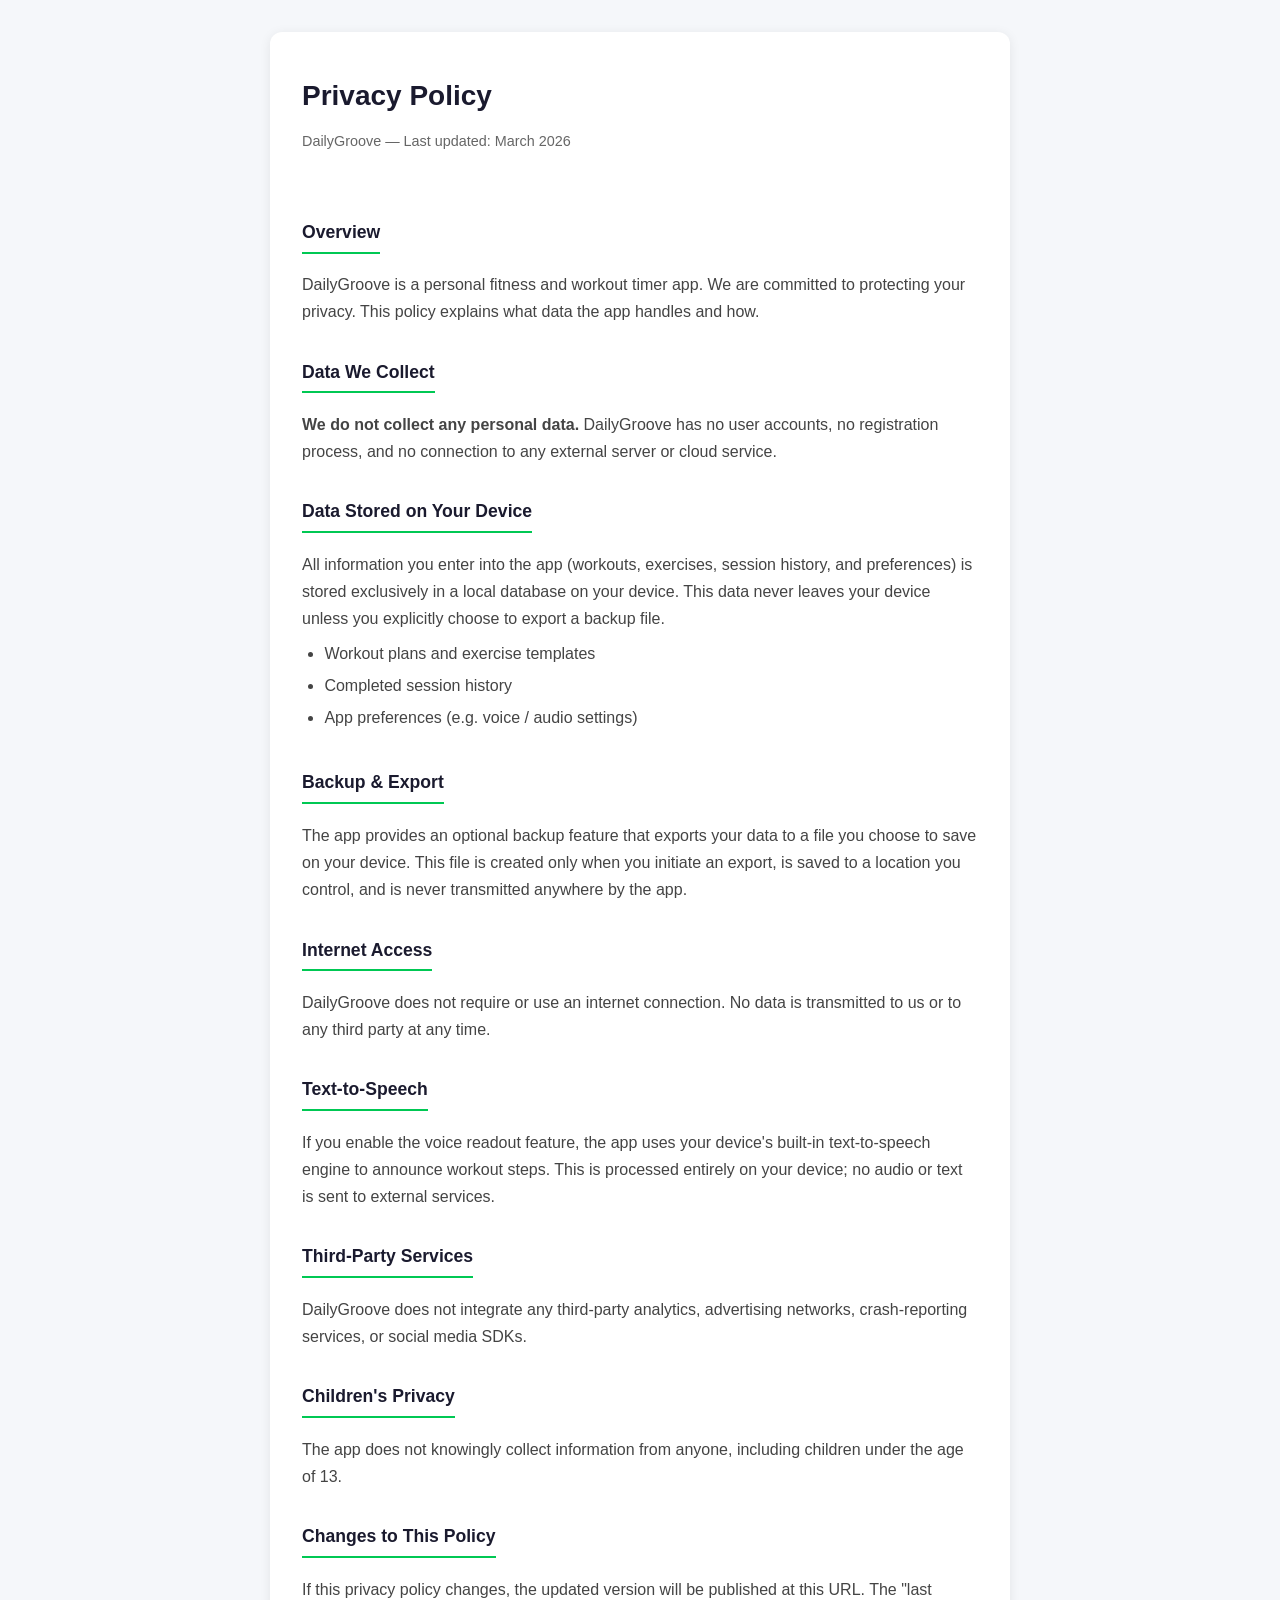
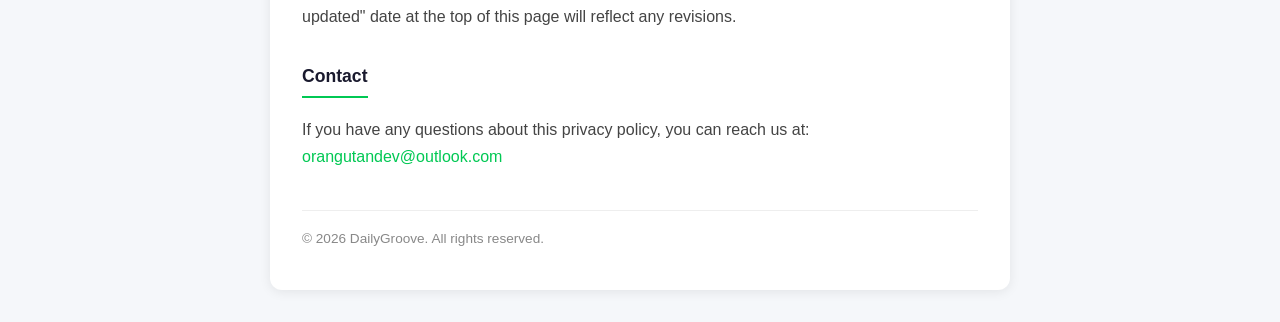
<file: privacy.html>
<!DOCTYPE html>
<html lang="en">
<head>
  <meta charset="UTF-8" />
  <meta name="viewport" content="width=device-width, initial-scale=1.0" />
  <title>Privacy Policy – DailyGroove</title>
  <style>
    *, *::before, *::after { box-sizing: border-box; margin: 0; padding: 0; }

    body {
      font-family: -apple-system, BlinkMacSystemFont, "Segoe UI", Roboto, Helvetica, Arial, sans-serif;
      background: #f5f7fa;
      color: #222;
      line-height: 1.7;
      padding: 2rem 1rem;
    }

    .card {
      max-width: 740px;
      margin: 0 auto;
      background: #fff;
      border-radius: 12px;
      box-shadow: 0 2px 12px rgba(0,0,0,.08);
      padding: 2.5rem 2rem;
    }

    h1 { font-size: 1.75rem; color: #1a1a2e; margin-bottom: .25rem; }
    .subtitle { color: #666; font-size: .9rem; margin-bottom: 2rem; }

    h2 {
      font-size: 1.1rem;
      color: #1a1a2e;
      margin-top: 2rem;
      margin-bottom: .5rem;
      padding-bottom: .25rem;
      border-bottom: 2px solid #00C853;
      display: inline-block;
    }

    p { margin-top: .6rem; color: #444; }
    ul { margin-top: .5rem; padding-left: 1.4rem; color: #444; }
    li { margin-bottom: .3rem; }

    a { color: #00C853; text-decoration: none; }
    a:hover { text-decoration: underline; }

    .footer {
      margin-top: 2.5rem;
      padding-top: 1rem;
      border-top: 1px solid #eee;
      font-size: .85rem;
      color: #888;
    }
  </style>
</head>
<body>
  <div class="card">
    <h1>Privacy Policy</h1>
    <p class="subtitle">DailyGroove &mdash; Last updated: March 2026</p>

    <h2>Overview</h2>
    <p>
      DailyGroove is a personal fitness and workout timer app. We are committed to protecting
      your privacy. This policy explains what data the app handles and how.
    </p>

    <h2>Data We Collect</h2>
    <p>
      <strong>We do not collect any personal data.</strong> DailyGroove has no user accounts,
      no registration process, and no connection to any external server or cloud service.
    </p>

    <h2>Data Stored on Your Device</h2>
    <p>
      All information you enter into the app (workouts, exercises, session history, and
      preferences) is stored exclusively in a local database on your device. This data never
      leaves your device unless you explicitly choose to export a backup file.
    </p>
    <ul>
      <li>Workout plans and exercise templates</li>
      <li>Completed session history</li>
      <li>App preferences (e.g. voice / audio settings)</li>
    </ul>

    <h2>Backup &amp; Export</h2>
    <p>
      The app provides an optional backup feature that exports your data to a file you choose
      to save on your device. This file is created only when you initiate an export, is saved
      to a location you control, and is never transmitted anywhere by the app.
    </p>

    <h2>Internet Access</h2>
    <p>
      DailyGroove does not require or use an internet connection. No data is transmitted to
      us or to any third party at any time.
    </p>

    <h2>Text-to-Speech</h2>
    <p>
      If you enable the voice readout feature, the app uses your device's built-in
      text-to-speech engine to announce workout steps. This is processed entirely on your
      device; no audio or text is sent to external services.
    </p>

    <h2>Third-Party Services</h2>
    <p>
      DailyGroove does not integrate any third-party analytics, advertising networks,
      crash-reporting services, or social media SDKs.
    </p>

    <h2>Children's Privacy</h2>
    <p>
      The app does not knowingly collect information from anyone, including children under
      the age of 13.
    </p>

    <h2>Changes to This Policy</h2>
    <p>
      If this privacy policy changes, the updated version will be published at this URL.
      The "last updated" date at the top of this page will reflect any revisions.
    </p>

    <h2>Contact</h2>
    <p>
      If you have any questions about this privacy policy, you can reach us at:<br />
      <a href="mailto:orangutandev@outlook.com">orangutandev@outlook.com</a>
    </p>

    <div class="footer">
      &copy; 2026 DailyGroove. All rights reserved.
    </div>
  </div>
</body>
</html>
</file>
